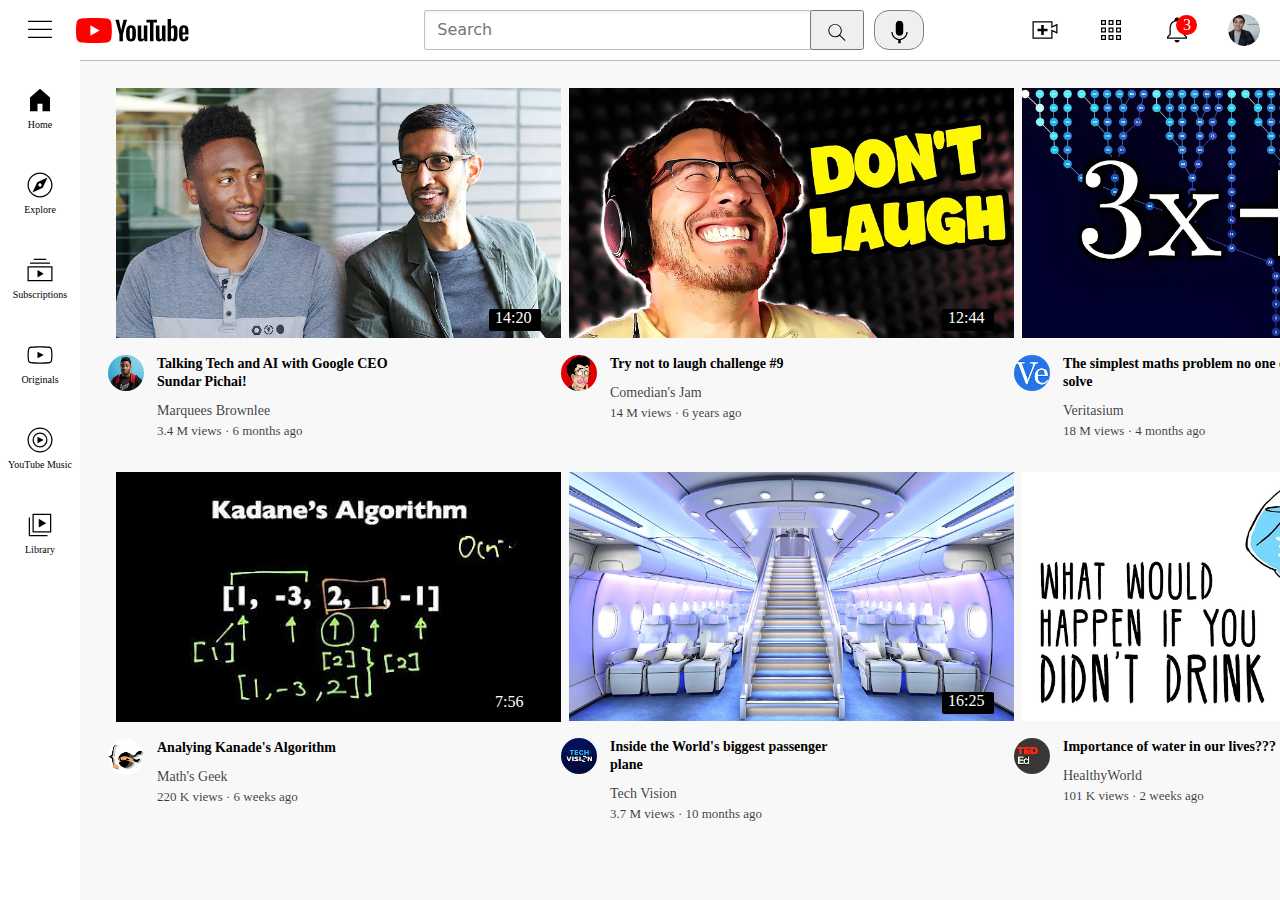
<file: index.html>
<!DOCTYPE html>
<head>
    
    <title>
YouTube Clone
    </title>
    <link rel="stylesheet" href="yt/general.css">
    <link rel="stylesheet" href="yt/header.css">
    <link rel="stylesheet" href="yt/video.css">
    <link rel="stylesheet" href="yt/sidebar.css">
    <link rel="preconnect" href="https://fonts.googleapis.com">
<link rel="preconnect" href="https://fonts.gstatic.com" crossorigin>
<link href="https://fonts.googleapis.com/css2?family=Roboto+Slab:wght@100..900&display=swap" rel="stylesheet">
    <style>

    </style>
</head>
<body style="padding-bottom: 50px;">
    <div class="header">
        <div class="left">
           <img class="hamburger-menu" src="icons/hamburger-menu.svg">
           <img class="youtube-logo" src="icons/youtube-logo.svg">
        </div>
        <div class="middle">
            <input class="search" text="type" placeholder="Search">
            <button class="searchbutton">
                <img class="sbutton" src="icons/search.svg">  
                <div class="tooltip">Search</div>      
            </button>
            <button class="voibutton">
                <img class="voicebutton" src="icons/voice-search-icon.svg">
                <div class="tooltip">Search with your voice</div>
            </button>
            
        </div>
        <div class="right">
            <div class="upload">
                <img class="upload-icon" src="icons/upload.svg">
                <div class="tooltip">Create</div>         

            </div>
            <div class="upload1">
                <img class="youtube-apps-icon" src="icons/youtube-apps.svg">
                <div class="tooltip">YouTube Apps</div>         

            </div>
         
            
            <div class="notificationsnumber" style="position: relative;">
                <div class="upload2">
                    <img class="notifications" src="icons/notifications.svg">
                    <div class="tooltip">Notifications</div>
                </div>
                
                <div style="color: white;
                background-color: red;
                position: absolute;
                padding-left: 3px;
                padding-right: 4px;
                padding-top: 1px;
                height: 9px;
                width: 10px;
                padding-bottom: 10px;
                padding-left: 7px;
                top: 0px;
                border-radius: 15px;
                right: -5px;
                ">3</div>
            </div>
           
            <img class="mychannel" src="icons/my-channel.jpeg">
        </div>
        
    </div>
    <div class="sidebar">
        
       <div class="sidebar-link">
<img src="icons/home.svg">
<div>Home</div>
       </div>
       <div class="sidebar-link">
<img src="icons/explore.svg">
<div>Explore</div>
       </div>
       <div class="sidebar-link">
        <img src="icons/subscriptions.svg">
        <div>Subscriptions</div>
       </div>
       <div class="sidebar-link">
        <img src="icons/originals.svg">
        <div>Originals</div>
       </div>
       <div class="sidebar-link">
        <img src="icons/youtube-music.svg">
        <div>YouTube Music</div>
       </div>
       <div class="sidebar-link">
        <img src="icons/library.svg">
        <div>Library</div>
       </div>

    </div>
<div class="grid">
    <div class="diveg">
        <div class="divegveg">
            <a href="https://www.youtube.com/watch?v=n2RNcPRtAiY" target="_blank">
                <img class="image" src="thumbnails/thumbnail-1.webp">
              </a>
          
            <div style="background-color: black;
            color: white;
            position: absolute;
            bottom: 24px;
            right: 20px;
            width: 40px;
            height: 22px;
            border-radius: 2px;
            font-family: Roboto;
            font-weight: 500;
            padding-right: 6px;
            padding-left: 6px;
            ">14:20</div>
        </div>
        <div>
        <div class="profile">
            <a href="https://www.youtube.com/c/mkbhd" target="_blank">
                <img class="dp" src="thumbnails/channel-1.jpeg">
              </a>
              <div class="wassup">
              <div style="width: 50px;">
                <img class="dp" src="thumbnails/channel-1.jpeg">
              </div>
              <div style="display: flex;
              flex-direction: column;
              ">
<div style="height:27px;
font-family: Roboto;
padding-top: 5px;"><b>Marquees Brownlee</b></div>
<div style="height:27px;
font-family: Roboto;">15 M Subscribers</div>
              </div>
              </div>
            
        </div>
        <div class="info">
            <a href="https://www.youtube.com/watch?v=n2RNcPRtAiY" target="_blank" class="video-title-link">
            <p class="video-title"> 
                <strong>Talking Tech and AI with Google CEO Sundar Pichai!</strong>
            </p>
        </a>
            <p class="video-author"   >
                Marquees Brownlee
            </p>
            <p class="video-stats   ">
                3.4 M views &#183; 6 months ago
            </p>
        </div>
           
        
        </div>
        
    
       
    </div>
    
    
    <div class="diveg">
        <div style="position: relative;">
            <a href="https://www.youtube.com/watch?v=mP0RAo9SKZk" target="_blank">
                <img class="image" src="thumbnails/thumbnail-2.webp">
              </a>
            
      
            <div style="background-color: black;
            color: white;
            position: absolute;
            bottom: 24px;
            right: 20px;
            width: 40px;
            height: 22px;
            border-radius: 2px;
            font-family: Roboto;
            font-weight: 500;
            padding-right: 6px;
            padding-left: 6px;
            ">12:44</div>
        </div>
        <div>
        <div class="profile">
            <a href="https://www.youtube.com/c/markiplier" target="_blank">
                <img class="dp" src="thumbnails/channel-2.jpeg">
              </a>
              
              <div class="wassup">
                <div style="width: 50px;">
                  <img class="dp" src="thumbnails/channel-2.jpeg">
                </div>
                <div style="display: flex;
                flex-direction: column;
                ">
  <div style="height:20px;
  font-family: Roboto;
  padding-top: 5px;"><b>Comedian's Jam</b></div>
  <div style="height:20px;
  font-family: Roboto;">120 K Subscribers</div>
                </div>
                </div>
              
        </div>
        <div class="info">
            <a class="video-title-link" href="https://www.youtube.com/watch?v=mP0RAo9SKZk">
                <p class="video-title"> 
                    <strong>Try not to laugh challenge #9</strong>
                </p>
            </a>
            
            <p class="video-author"   >
                Comedian's Jam
            </p>
            <p class="video-stats   ">
                14 M views &#183; 6 years ago
            </p>
        </div>
           
        
        </div>
        
    
       
    </div>
    <div class="diveg">
        <div style="position: relative;">
            <a href="https://www.youtube.com/watch?v=094y1Z2wpJg" target="_blank">
                <img class="image" src="thumbnails/thumbnail-4.webp">
              </a>
            
            <div style="background-color: black;
            color: white;
            position: absolute;
            bottom: 24px;
            right: 20px;
            border-radius: 2px;
            font-family: Roboto;
            font-weight: 500;
            padding-right: 6px;
            width: 40px;
            height: 22px;
            padding-left: 6px;
            ">4:35</div>
        </div>
        <div>
        <div class="profile">
            <a href="https://www.youtube.com/c/veritasium" target="_blank">
                <img class="dp" src="thumbnails/channel-4.jpeg">
              </a>
            
        </div>
        <div class="info">
            
<a class="video-title-link" href="https://www.youtube.com/watch?v=094y1Z2wpJg">
    <p class="video-title"> 
        <strong>The simplest maths problem no one can solve</strong>
    </p>
</a>
<div class="wassup">
    <div style="width: 50px;">
      <img class="dp" src="thumbnails/channel-4.jpeg">
    </div>
    <div style="display: flex;
    flex-direction: column;
    ">
<div style="height:27px;
font-family: Roboto;
padding-top: 5px;"><b>Veritasium</b></div>
<div style="height:27px;
font-family: Roboto;">990 K Subscribers</div>
    </div>
    </div>
 
            <p class="video-author"   >
               Veritasium
            </p>
            <p class="video-stats   ">
               18 M views &#183; 4 months ago
            </p>
        </div>
           
        
        </div>
        
    
       
    </div>
    <div class="diveg">
        <div style="position: relative;">
            <a href="https://www.youtube.com/watch?v=86CQq3pKSUw" target="_blank">
                <img class="image" src="thumbnails/thumbnail-5.webp">
              </a>
            
            <div style="background-color: black;
            color: white;
            position: absolute;
            bottom: 24px;
            right: 20px;
            border-radius: 2px;
            width: 40px;
            height: 22px;
            font-family: Roboto;
            font-weight: 500;
            padding-right: 6px;
            padding-left: 6px;
            ">7:56</div>
        </div>
        <div>
        <div class="profile">
            <a href="https://www.youtube.com/c/CSDojo" target="_blank">
                <img class="dp" src="thumbnails/channel-5.jpeg">
              </a>
              <div class="wassup">
                <div style="width: 50px;">
                  <img class="dp" src="thumbnails/channel-5.jpeg">
                </div>
                <div style="display: flex;
                flex-direction: column;
                ">
            <div style="height:27px;
            font-family: Roboto;
            padding-top: 5px;"><b>Math's Geek</b></div>
            <div style="height:27px;
            font-family: Roboto;">4 M Subscribers</div>
                </div>
                </div>
        </div>
        <div class="info">
            <a class="video-title-link" href="https://www.youtube.com/watch?v=86CQq3pKSUw">
                <p class="video-title"> 
                    <strong>Analying Kanade's Algorithm</strong>
                </p>
            </a>
         
            <p class="video-author"   >
                Math's Geek
            </p>
            <p class="video-stats   ">
                220 K views &#183; 6 weeks ago
            </p>
        </div>
           
        
        </div>
        
    
       
    </div>
    
    <div class="diveg">
        <div style="position: relative;">
            <a href="https://www.youtube.com/watch?v=lFm4EM1juls" target="_blank">
                <img class="image" src="thumbnails/thumbnail-8.webp">
              </a>
            
            <div style="background-color: black;
            color: white;
            position: absolute;
            bottom: 24px;
            width: 40px;
            height: 22px;
            right: 20px;
            border-radius: 2px;
            font-family: Roboto;
            font-weight: 500;
            padding-right: 6px;
            padding-left: 6px;
            ">16:25</div>
        </div>
        <div>
        <div class="profile">
            <a href="https://www.youtube.com/channel/UCHAK6CyegY22Zj2GWrcaIxg">
                <img class="dp" src="thumbnails/channel-8.jpeg">
            </a>
           
        </div>
        <div class="info">
            <a class="video-title-link" href="https://www.youtube.com/watch?v=lFm4EM1juls">
                <p class="video-title"> 
                    <strong>Inside the World's biggest passenger plane</strong>
                </p>
            </a>
            <div class="wassup">
                <div style="width: 50px;">
                  <img class="dp" src="thumbnails/channel-8.jpeg">
                </div>
                <div style="display: flex;
                flex-direction: column;
                ">
            <div style="height:27px;
            font-family: Roboto;
            padding-top: 5px;"><b>Tech Vision</b></div>
            <div style="height:27px;
            font-family: Roboto;">800 K Subscribers</div>
                </div>
                </div>
            <p class="video-author"   >
                Tech Vision
            </p>
            <p class="video-stats   ">
                3.7 M views &#183; 10 months ago
            </p>
        </div>
           
        
        </div>
        
    
       
    </div>
    
    <div class="diveg">
        <div style="position: relative;">
            <a href="https://www.youtube.com/watch?v=9iMGFqMmUFs" target="_blank">
                <img class="image" src="thumbnails/thumbnail-12.webp">
              </a>
           
            <div style="background-color: black;
            color: white;
            position: absolute;
            bottom: 24px;
            right: 20px;
            width: 40px;
            height: 22px;
            border-radius: 2px;
            font-family: Roboto;
            font-weight: 500;
            padding-right: 6px;
            padding-left: 6px;
            ">10:55</div>
        </div>
        <div>
        <div class="profile">
           
            <a href="https://www.youtube.com/teded">
                <img class="dp" src="thumbnails/channel-12.jpeg">
             
            </a>
            
        </div>
        <div class="info">
            <a class="video-title-link" href="https://www.youtube.com/watch?v=9iMGFqMmUFs">
                <p class="video-title"> 
                    <strong>Importance of water in our lives???</strong>
                </p>

            </a>
            <div class="wassup">
                <div style="width: 50px;">
                  <img class="dp" src="thumbnails/channel-12.jpeg">
                </div>
                <div style="display: flex;
                flex-direction: column;
                ">
            <div style="height:27px;
            font-family: Roboto;
            padding-top: 5px;"><b>HealthyWorld</b></div>
            <div style="height:27px;
            font-family: Roboto;">12 M Subscribers</div>
                </div>
                </div>
            <p class="video-author"   >
                HealthyWorld
            </p>
            <p class="video-stats   ">
                101 K views &#183; 2 weeks ago
            </p>
        </div>
           
        
        </div>
        
    
       
    </div>
</body>
</html>
</file>
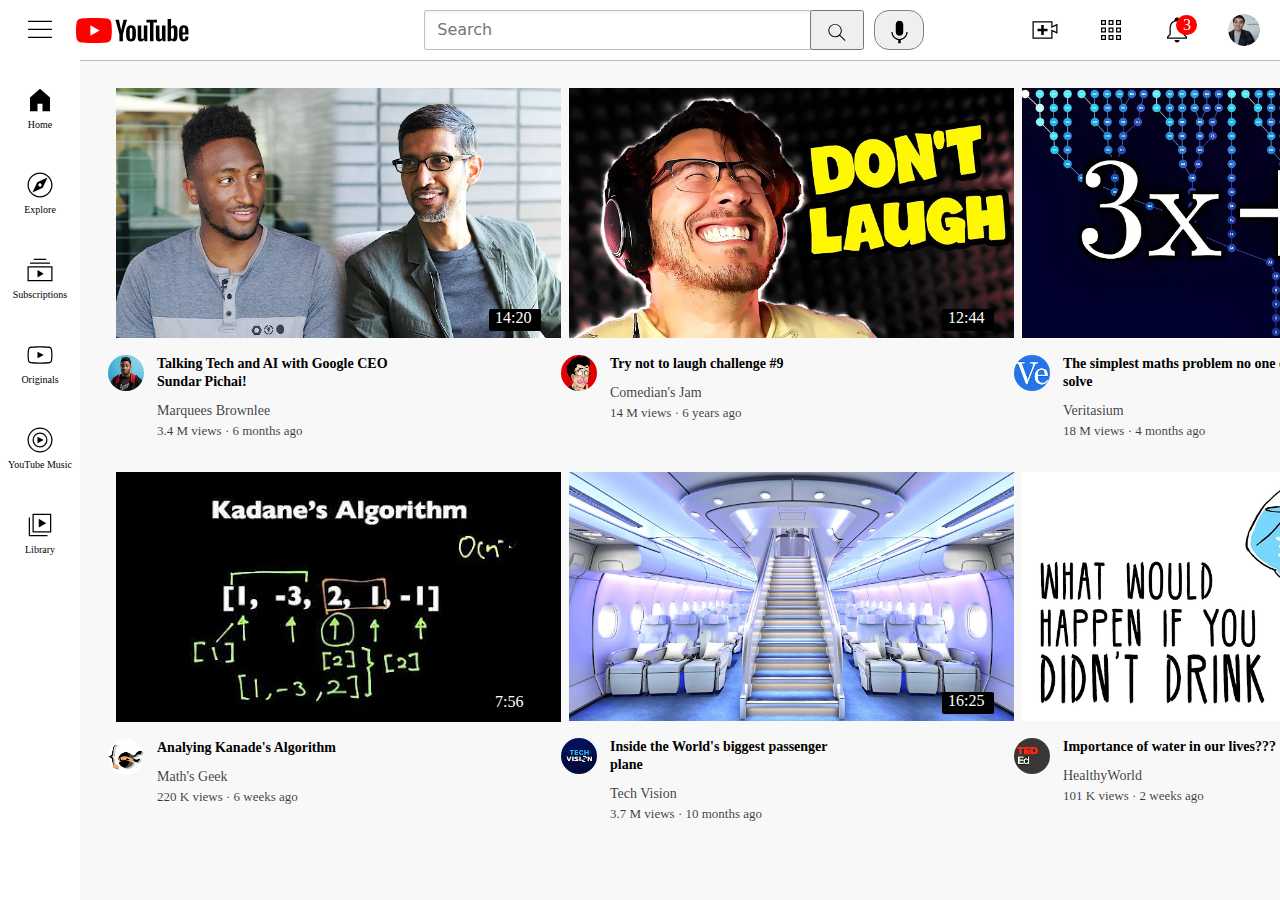
<file: youtube1.html>
<!DOCTYPE html>
<head>
    
    <title>
YouTube Clone
    </title>
    <link rel="stylesheet" href="yt/general.css">
    <link rel="stylesheet" href="yt/header.css">
    <link rel="stylesheet" href="yt/video.css">
    <link rel="stylesheet" href="yt/sidebar.css">
    <link rel="preconnect" href="https://fonts.googleapis.com">
<link rel="preconnect" href="https://fonts.gstatic.com" crossorigin>
<link href="https://fonts.googleapis.com/css2?family=Roboto+Slab:wght@100..900&display=swap" rel="stylesheet">
    <style>

    </style>
</head>
<body style="padding-bottom: 50px;">
    <div class="header">
        <div class="left">
           <img class="hamburger-menu" src="icons/hamburger-menu.svg">
           <img class="youtube-logo" src="icons/youtube-logo.svg">
        </div>
        <div class="middle">
            <input class="search" text="type" placeholder="Search">
            <button class="searchbutton">
                <img class="sbutton" src="icons/search.svg">  
                <div class="tooltip">Search</div>      
            </button>
            <button class="voibutton">
                <img class="voicebutton" src="icons/voice-search-icon.svg">
                <div class="tooltip">Search with your voice</div>
            </button>
            
        </div>
        <div class="right">
            <div class="upload">
                <img class="upload-icon" src="icons/upload.svg">
                <div class="tooltip">Create</div>         

            </div>
            <div class="upload1">
                <img class="youtube-apps-icon" src="icons/youtube-apps.svg">
                <div class="tooltip">YouTube Apps</div>         

            </div>
         
            
            <div class="notificationsnumber" style="position: relative;">
                <div class="upload2">
                    <img class="notifications" src="icons/notifications.svg">
                    <div class="tooltip">Notifications</div>
                </div>
                
                <div style="color: white;
                background-color: red;
                position: absolute;
                padding-left: 3px;
                padding-right: 4px;
                padding-top: 1px;
                height: 9px;
                width: 10px;
                padding-bottom: 10px;
                padding-left: 7px;
                top: 0px;
                border-radius: 15px;
                right: -5px;
                ">3</div>
            </div>
           
            <img class="mychannel" src="icons/my-channel.jpeg">
        </div>
        
    </div>
    <div class="sidebar">
        
       <div class="sidebar-link">
<img src="icons/home.svg">
<div>Home</div>
       </div>
       <div class="sidebar-link">
<img src="icons/explore.svg">
<div>Explore</div>
       </div>
       <div class="sidebar-link">
        <img src="icons/subscriptions.svg">
        <div>Subscriptions</div>
       </div>
       <div class="sidebar-link">
        <img src="icons/originals.svg">
        <div>Originals</div>
       </div>
       <div class="sidebar-link">
        <img src="icons/youtube-music.svg">
        <div>YouTube Music</div>
       </div>
       <div class="sidebar-link">
        <img src="icons/library.svg">
        <div>Library</div>
       </div>

    </div>
<div class="grid">
    <div class="diveg">
        <div class="divegveg">
            <a href="https://www.youtube.com/watch?v=n2RNcPRtAiY" target="_blank">
                <img class="image" src="thumbnails/thumbnail-1.webp">
              </a>
          
            <div style="background-color: black;
            color: white;
            position: absolute;
            bottom: 24px;
            right: 20px;
            width: 40px;
            height: 22px;
            border-radius: 2px;
            font-family: Roboto;
            font-weight: 500;
            padding-right: 6px;
            padding-left: 6px;
            ">14:20</div>
        </div>
        <div>
        <div class="profile">
            <a href="https://www.youtube.com/c/mkbhd" target="_blank">
                <img class="dp" src="thumbnails/channel-1.jpeg">
              </a>
              <div class="wassup">
              <div style="width: 50px;">
                <img class="dp" src="thumbnails/channel-1.jpeg">
              </div>
              <div style="display: flex;
              flex-direction: column;
              ">
<div style="height:27px;
font-family: Roboto;
padding-top: 5px;"><b>Marquees Brownlee</b></div>
<div style="height:27px;
font-family: Roboto;">15 M Subscribers</div>
              </div>
              </div>
            
        </div>
        <div class="info">
            <a href="https://www.youtube.com/watch?v=n2RNcPRtAiY" target="_blank" class="video-title-link">
            <p class="video-title"> 
                <strong>Talking Tech and AI with Google CEO Sundar Pichai!</strong>
            </p>
        </a>
            <p class="video-author"   >
                Marquees Brownlee
            </p>
            <p class="video-stats   ">
                3.4 M views &#183; 6 months ago
            </p>
        </div>
           
        
        </div>
        
    
       
    </div>
    
    
    <div class="diveg">
        <div style="position: relative;">
            <a href="https://www.youtube.com/watch?v=mP0RAo9SKZk" target="_blank">
                <img class="image" src="thumbnails/thumbnail-2.webp">
              </a>
            
      
            <div style="background-color: black;
            color: white;
            position: absolute;
            bottom: 24px;
            right: 20px;
            width: 40px;
            height: 22px;
            border-radius: 2px;
            font-family: Roboto;
            font-weight: 500;
            padding-right: 6px;
            padding-left: 6px;
            ">12:44</div>
        </div>
        <div>
        <div class="profile">
            <a href="https://www.youtube.com/c/markiplier" target="_blank">
                <img class="dp" src="thumbnails/channel-2.jpeg">
              </a>
              
              <div class="wassup">
                <div style="width: 50px;">
                  <img class="dp" src="thumbnails/channel-2.jpeg">
                </div>
                <div style="display: flex;
                flex-direction: column;
                ">
  <div style="height:20px;
  font-family: Roboto;
  padding-top: 5px;"><b>Comedian's Jam</b></div>
  <div style="height:20px;
  font-family: Roboto;">120 K Subscribers</div>
                </div>
                </div>
              
        </div>
        <div class="info">
            <a class="video-title-link" href="https://www.youtube.com/watch?v=mP0RAo9SKZk">
                <p class="video-title"> 
                    <strong>Try not to laugh challenge #9</strong>
                </p>
            </a>
            
            <p class="video-author"   >
                Comedian's Jam
            </p>
            <p class="video-stats   ">
                14 M views &#183; 6 years ago
            </p>
        </div>
           
        
        </div>
        
    
       
    </div>
    <div class="diveg">
        <div style="position: relative;">
            <a href="https://www.youtube.com/watch?v=094y1Z2wpJg" target="_blank">
                <img class="image" src="thumbnails/thumbnail-4.webp">
              </a>
            
            <div style="background-color: black;
            color: white;
            position: absolute;
            bottom: 24px;
            right: 20px;
            border-radius: 2px;
            font-family: Roboto;
            font-weight: 500;
            padding-right: 6px;
            width: 40px;
            height: 22px;
            padding-left: 6px;
            ">4:35</div>
        </div>
        <div>
        <div class="profile">
            <a href="https://www.youtube.com/c/veritasium" target="_blank">
                <img class="dp" src="thumbnails/channel-4.jpeg">
              </a>
            
        </div>
        <div class="info">
            
<a class="video-title-link" href="https://www.youtube.com/watch?v=094y1Z2wpJg">
    <p class="video-title"> 
        <strong>The simplest maths problem no one can solve</strong>
    </p>
</a>
<div class="wassup">
    <div style="width: 50px;">
      <img class="dp" src="thumbnails/channel-4.jpeg">
    </div>
    <div style="display: flex;
    flex-direction: column;
    ">
<div style="height:27px;
font-family: Roboto;
padding-top: 5px;"><b>Veritasium</b></div>
<div style="height:27px;
font-family: Roboto;">990 K Subscribers</div>
    </div>
    </div>
 
            <p class="video-author"   >
               Veritasium
            </p>
            <p class="video-stats   ">
               18 M views &#183; 4 months ago
            </p>
        </div>
           
        
        </div>
        
    
       
    </div>
    <div class="diveg">
        <div style="position: relative;">
            <a href="https://www.youtube.com/watch?v=86CQq3pKSUw" target="_blank">
                <img class="image" src="thumbnails/thumbnail-5.webp">
              </a>
            
            <div style="background-color: black;
            color: white;
            position: absolute;
            bottom: 24px;
            right: 20px;
            border-radius: 2px;
            width: 40px;
            height: 22px;
            font-family: Roboto;
            font-weight: 500;
            padding-right: 6px;
            padding-left: 6px;
            ">7:56</div>
        </div>
        <div>
        <div class="profile">
            <a href="https://www.youtube.com/c/CSDojo" target="_blank">
                <img class="dp" src="thumbnails/channel-5.jpeg">
              </a>
              <div class="wassup">
                <div style="width: 50px;">
                  <img class="dp" src="thumbnails/channel-5.jpeg">
                </div>
                <div style="display: flex;
                flex-direction: column;
                ">
            <div style="height:27px;
            font-family: Roboto;
            padding-top: 5px;"><b>Math's Geek</b></div>
            <div style="height:27px;
            font-family: Roboto;">4 M Subscribers</div>
                </div>
                </div>
        </div>
        <div class="info">
            <a class="video-title-link" href="https://www.youtube.com/watch?v=86CQq3pKSUw">
                <p class="video-title"> 
                    <strong>Analying Kanade's Algorithm</strong>
                </p>
            </a>
         
            <p class="video-author"   >
                Math's Geek
            </p>
            <p class="video-stats   ">
                220 K views &#183; 6 weeks ago
            </p>
        </div>
           
        
        </div>
        
    
       
    </div>
    
    <div class="diveg">
        <div style="position: relative;">
            <a href="https://www.youtube.com/watch?v=lFm4EM1juls" target="_blank">
                <img class="image" src="thumbnails/thumbnail-8.webp">
              </a>
            
            <div style="background-color: black;
            color: white;
            position: absolute;
            bottom: 24px;
            width: 40px;
            height: 22px;
            right: 20px;
            border-radius: 2px;
            font-family: Roboto;
            font-weight: 500;
            padding-right: 6px;
            padding-left: 6px;
            ">16:25</div>
        </div>
        <div>
        <div class="profile">
            <a href="https://www.youtube.com/channel/UCHAK6CyegY22Zj2GWrcaIxg">
                <img class="dp" src="thumbnails/channel-8.jpeg">
            </a>
           
        </div>
        <div class="info">
            <a class="video-title-link" href="https://www.youtube.com/watch?v=lFm4EM1juls">
                <p class="video-title"> 
                    <strong>Inside the World's biggest passenger plane</strong>
                </p>
            </a>
            <div class="wassup">
                <div style="width: 50px;">
                  <img class="dp" src="thumbnails/channel-8.jpeg">
                </div>
                <div style="display: flex;
                flex-direction: column;
                ">
            <div style="height:27px;
            font-family: Roboto;
            padding-top: 5px;"><b>Tech Vision</b></div>
            <div style="height:27px;
            font-family: Roboto;">800 K Subscribers</div>
                </div>
                </div>
            <p class="video-author"   >
                Tech Vision
            </p>
            <p class="video-stats   ">
                3.7 M views &#183; 10 months ago
            </p>
        </div>
           
        
        </div>
        
    
       
    </div>
    
    <div class="diveg">
        <div style="position: relative;">
            <a href="https://www.youtube.com/watch?v=9iMGFqMmUFs" target="_blank">
                <img class="image" src="thumbnails/thumbnail-12.webp">
              </a>
           
            <div style="background-color: black;
            color: white;
            position: absolute;
            bottom: 24px;
            right: 20px;
            width: 40px;
            height: 22px;
            border-radius: 2px;
            font-family: Roboto;
            font-weight: 500;
            padding-right: 6px;
            padding-left: 6px;
            ">10:55</div>
        </div>
        <div>
        <div class="profile">
           
            <a href="https://www.youtube.com/teded">
                <img class="dp" src="thumbnails/channel-12.jpeg">
             
            </a>
            
        </div>
        <div class="info">
            <a class="video-title-link" href="https://www.youtube.com/watch?v=9iMGFqMmUFs">
                <p class="video-title"> 
                    <strong>Importance of water in our lives???</strong>
                </p>

            </a>
            <div class="wassup">
                <div style="width: 50px;">
                  <img class="dp" src="thumbnails/channel-12.jpeg">
                </div>
                <div style="display: flex;
                flex-direction: column;
                ">
            <div style="height:27px;
            font-family: Roboto;
            padding-top: 5px;"><b>HealthyWorld</b></div>
            <div style="height:27px;
            font-family: Roboto;">12 M Subscribers</div>
                </div>
                </div>
            <p class="video-author"   >
                HealthyWorld
            </p>
            <p class="video-stats   ">
                101 K views &#183; 2 weeks ago
            </p>
        </div>
           
        
        </div>
        
    
       
    </div>
</body>
</html>
</file>
<file: yt/general.css>
p{
    font-family: Roboto;
    margin-top: 0px;
    margin-bottom: 0px;
}
body{
   
    margin-top: 80px;
    background-color: rgb(248, 248, 248);
    padding-left:100px;
    padding-right: 20px;
}
</file>
<file: yt/header.css>
.header{
    height: 60px;
    z-index: 100;
    display: flex;
    flex-direction: row;
    justify-content: space-between;
  position: fixed;
  top: 0px;
  left: 0px;
  right: 0px;
  background-color: white;
  border-bottom-width:1px ;
  border-bottom-style: solid;
 border-bottom-color: rgb(202, 184, 184);
}
.search{
    width: 300px;
    flex: 1;
    height: 36px;
    font-size: 16px;
    border-width: 1px;
    border-style: solid;
    border-color: rgb(192,192,192);
    border-radius: 2px;
    box-shadow: inset 1px 2px 3px rgb(0,0,0,0.05);
    
}
.search::placeholder{
    font-family: system-ui, -apple-system, BlinkMacSystemFont, 'Segoe UI', Roboto, Oxygen, Ubuntu, Cantarell, 'Open Sans', 'Helvetica Neue', sans-serif
    ;
    font-size: 16px;
    padding-left: 10px;
    
}
.left{
   
  
    display: flex;
    
    align-items: center;
    justify-content: center;
  
}
.searchbutton,
.voibutton{
    display: flex;
    flex-direction: row;
    align-items: center;
    justify-content: center;

}
.searchbutton .tooltip{
position: absolute;
font-size: 13px;
padding-top: 4px;
padding-bottom: 4px;
padding-left: 8px;
padding-right: 8px;
pointer-events: none;
right: -5px;
top: 48px;
opacity: 0;
color: white;
background-color: rgba(110, 107, 107, 0.963);
cursor: pointer;
transition: opacity 0.15s;
white-space: nowrap;
}
.upload1 .tooltip{
    position: absolute;
    font-size: 13px;
    padding-top: 4px;
    padding-bottom: 4px;
    padding-left: 8px;
    padding-right: 8px;
    pointer-events: none;
    right: 0px;
    top: 48px;
    left:0px;
    width: 80px;
    opacity: 0;
    color: white;
    background-color: rgba(110, 107, 107, 0.963);
    cursor: pointer;
    transition: opacity 0.15s;
    white-space: nowrap;
}
.upload2 .tooltip{
    position: absolute;
font-size: 13px;
padding-top: 4px;
padding-bottom: 4px;
padding-left: 8px;
padding-right: 0px;
pointer-events: none;
right: 0px;
top: 48px;
left: 10px;
width: 75px;
opacity: 0;
color: white;
background-color: rgba(110, 107, 107, 0.963);
cursor: pointer;
transition: opacity 0.15s;
white-space: nowrap;
}
.upload,
.upload1,
.upload2{               
    position: relative;
       display: flex;
       height: 30px;
    flex-direction: row;
    align-items: center;
    justify-content: center;
}
.upload .tooltip{
    position: absolute;
font-size: 13px;
padding-top: 4px;
padding-bottom: 4px;
padding-left: 8px;
padding-right: 8px;
pointer-events: none;
right: -8px;
top: 48px;
opacity: 0;
color: white;
background-color: rgba(110, 107, 107, 0.963);
cursor: pointer;
transition: opacity 0.15s;
white-space: nowrap;

}
.voibutton .tooltip{
    position: absolute;
font-size: 13px;
padding-top: 4px;
padding-bottom: 4px;
padding-left: 8px;
padding-right: 8px;
pointer-events: none;
right: -50px;
top: 48px;
left: -50px;
opacity: 0;
color: white;
background-color: rgba(110, 107, 107, 0.963);
cursor: pointer;
transition: opacity 0.15s;
white-space: nowrap;

}
.searchbutton:hover .tooltip,
.voibutton:hover .tooltip,
.upload:hover .tooltip,
.upload1:hover .tooltip,
.upload2:hover .tooltip{
        opacity: 1;
        
}
.sbutton{
    height: 23px;
    width: 44px;
    padding-top: 6px;
    padding-bottom: 1px;
    
}
.searchbutton{
    margin-right: 30px;
margin-left: -2px;
position: relative;
width: 54px;
height: 40px;
}
.voibutton{
    border-radius: 15px;
    border: none;
    border-style: solid;
    border-width: 0.01px;
    border-color: gray;
    height: 40px;
    margin-left: -20px;
    padding-top: 5px;
    width: 50px;
    position: relative;
}

.voicebutton{
    height: 30px;
    width: 35px;
 
}
.middle{
    
    display: flex;

    margin-left: 230px;
    margin-right: 100px;
   width: 500px;
   align-items: center;
}
.right{
  
    width: 250px;
    display: flex;
    align-items: center;
    justify-content: space-between;
    flex-shrink: 0;
}
.hamburger-menu{
    height: 32px;
    margin-left: 24px;
    margin-right: 20px;
}
.youtube-logo{
       height: 25px; 
}
.upload-icon{
    height: 30px;
   
}
.youtube-apps-icon{
    height: 30px;
}
.notifications{
    height: 30px;
   
}
.mychannel{
height: 32px;
border-radius: 16px;
margin-right: 20px;
}
</file>
<file: yt/video.css>
.video-author{
display:block;
font-size: 14px;
color: rgba(7, 6, 6, 0.78);
margin-bottom: 4px;
}
.video-stats{
    display: block;
    font-size: 13px;
    color: rgba(7, 6, 6, 0.78);
}
.image{
    width:445px;
    padding-bottom: 13px;
    margin: 8px 0px 0px 8px;
   
}

.divegveg{
   position: relative;

  
}
.video-title{
  width: 240px;
    margin-top: 0px;
    font-size: 14px;
    margin-bottom: 12px;
    font-weight: 500;
    line-height: 18px;
}
.dp{
    width:36px;
    border-radius: 50px;
    
}
.profile{
  
    width:45px;
    display: inline-block;
 
    vertical-align: top;
}


.info{
    display: inline-block;
    width: 245px;
   
}
.grid-target{
display: grid;
grid-template-columns: 1fr 1fr 1fr;
}
.grid{
display: grid;
grid-template-columns: 1fr 1fr 1fr;
column-gap: 0px;
row-gap: 25px;
}
@media (max-width:600px) {
    .grid{
        grid-template-columns: 1fr 1fr;
    }
}
.video-time{
    background-color: black;
    color: white;
}
.video-title-link{
    text-decoration: none
    ;
    color: black;
}

.profile{
    position: relative;

    
}
.wassup{
    position: absolute;
    width: 210px;
    height: 55px;
    border: none;
    border-style: solid;
    border-color: white;
    box-shadow: 0 1px 4px rgb(160, 155, 155);
    background-color: white;
    display: flex;
    flex-direction: row;
   opacity: 0;
   position: none;
    align-items: center;
   
    
}

.wassup:hover{
    opacity: 1;
}
</file>
<file: yt/sidebar.css>
.sidebar{
    position: fixed;
    left: 0px;
    bottom: 0px;
    top: 55px;
    background-color: white;
    width: 80px;
    z-index: 200;
   padding-top: 15px;
    
}

.sidebar-link{
 display: flex;
 flex-direction:column ;
    height: 75px;
    justify-content: center;
    align-items: center;
    margin-bottom: 10px;
    cursor: pointer;
}
.sidebar-link:hover{
    background-color: rgb(230, 216, 216);
    
}
.sidebar-link img{
height: 30px;
margin-bottom: 4px;
}

.sidebar-link div{
font-family: Roboto;
font-size: 10px;
}
</file>
